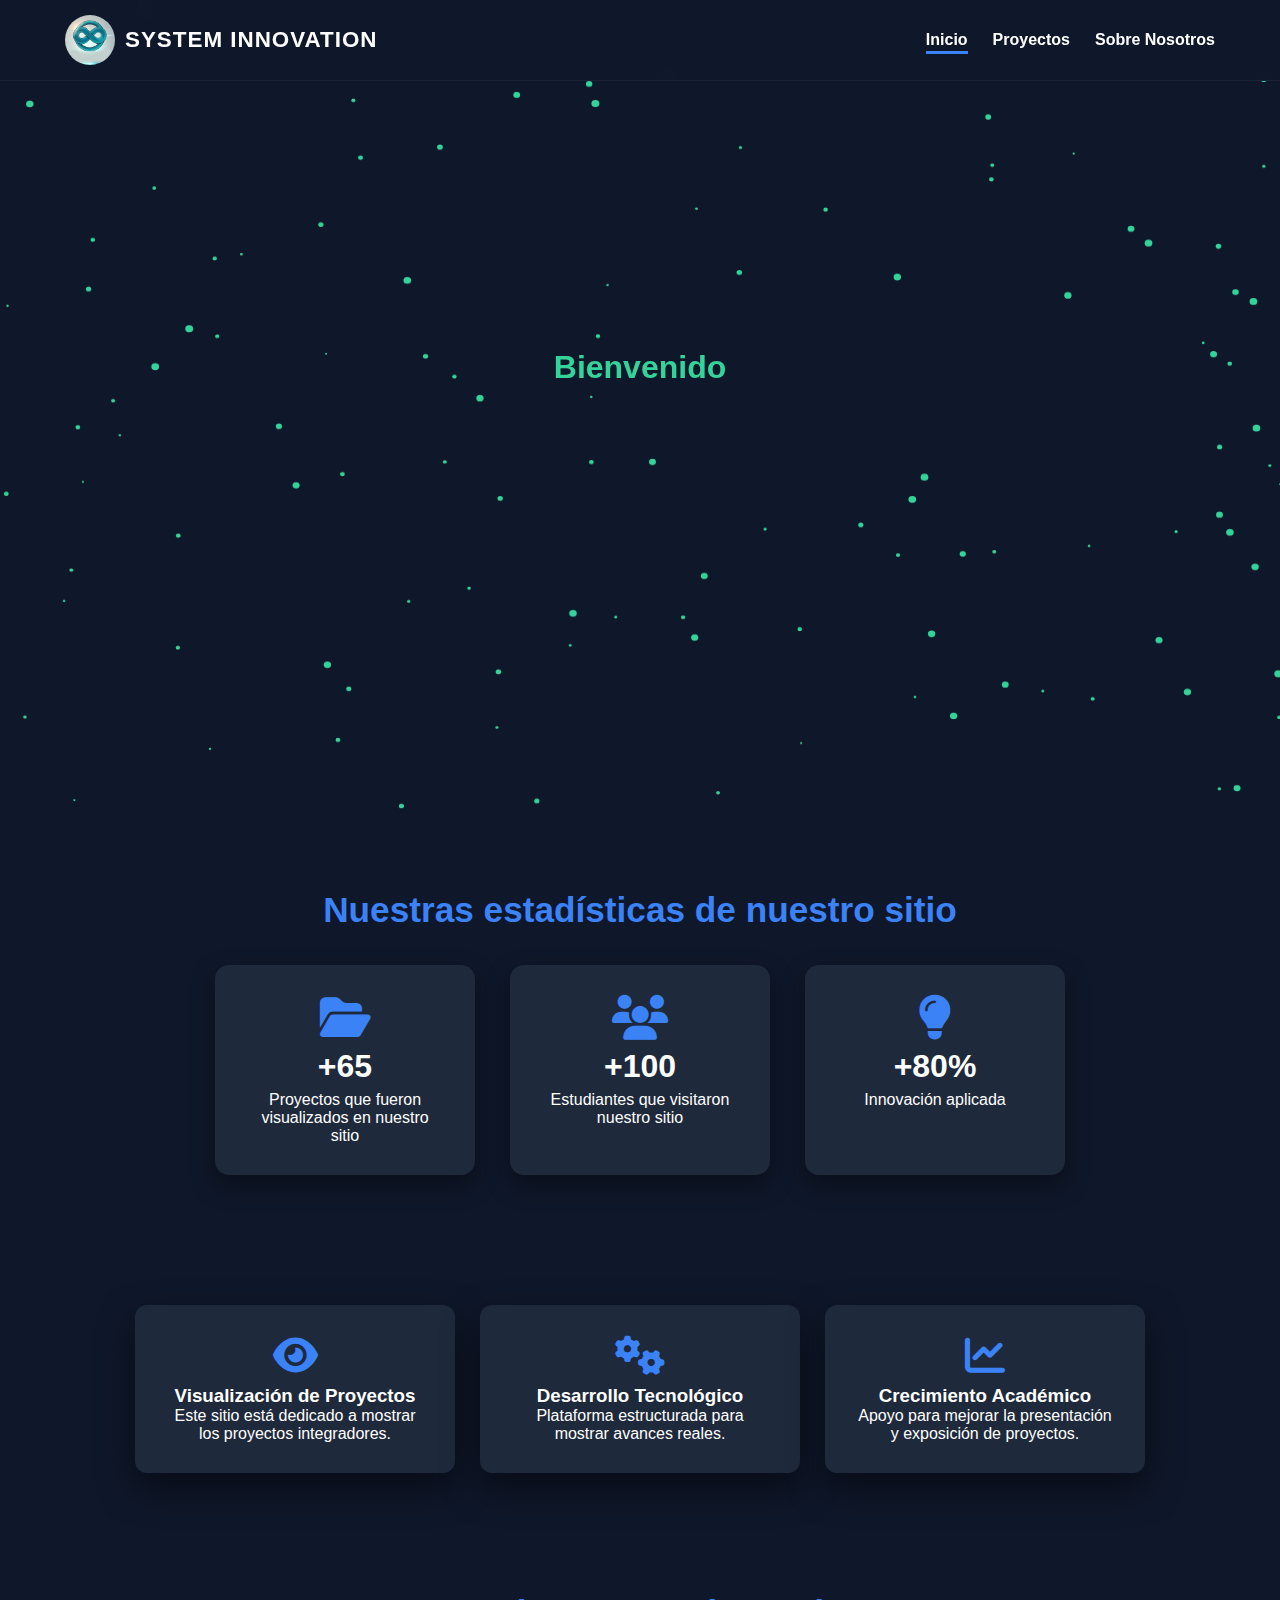
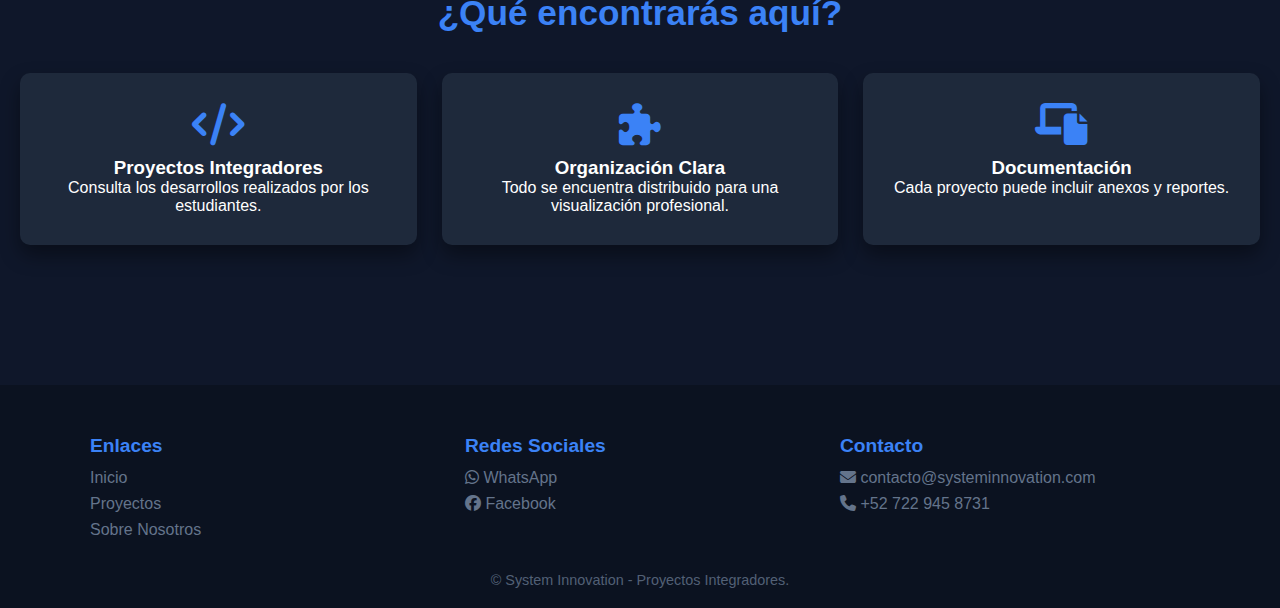
<file: index.html>
<!DOCTYPE html>
<html lang="es">
<head>
  <meta charset="UTF-8">
  <meta name="viewport" content="width=device-width, initial-scale=1.0">
  <title>System Innovation - Portada</title>
  <link rel="stylesheet" href="css/style.css">

  <!-- ICONOS -->
  <link href="https://cdnjs.cloudflare.com/ajax/libs/font-awesome/6.4.0/css/all.min.css" rel="stylesheet">
</head>
<body>

<!-- -----------------------------
      HEADER
----------------------------- -->
<header class="header">
  <div class="header-container">
    <a href="index.html" class="logo">
      <img src="img/logo.png" alt="Logo System" class="logo-img">
      SYSTEM INNOVATION
    </a>

    <nav class="nav" id="navMenu">
      <a href="index.html" class="active">Inicio</a>
      <a href="proyectos.html">Proyectos</a>
      <a href="sobre.html">Sobre Nosotros</a>
    </nav>

    <div class="menu-toggle" id="menuToggle">
      <i class="fas fa-bars"></i>
    </div>
  </div>
</header>

<!-- -----------------------------
      HERO PRINCIPAL
----------------------------- -->
<section class="hero">
  <canvas id="particles"></canvas>

  <div class="hero-content">
    <div class="hero-carousel">
      <span class="hero-text" id="heroText">Bienvenido</span>
      <a href="index.html" class="logo logo-appear">
        <img src="img/logo.png" alt="Logo System" class="logo-img">
        <span class="logo-text">SYSTEM INNOVATION</span>
      </a>
    </div>
  </div>
</section>

<!-- -----------------------------
      BANNERS ESTADÍSTICAS
----------------------------- -->
<section class="stats-section">
  <h2 class="section-title">Nuestras estadísticas de nuestro sitio</h2>

  <div class="stats-container">
    <div class="stat-card">
      <i class="fas fa-folder-open"></i>
      <h3>+65</h3>
      <p>Proyectos que fueron visualizados en nuestro sitio</p>
    </div>

    <div class="stat-card">
      <i class="fas fa-users"></i>
      <h3>+100</h3>
      <p>Estudiantes que visitaron nuestro sitio</p>
    </div>

    <div class="stat-card">
      <i class="fas fa-lightbulb"></i>
      <h3>+80%</h3>
      <p>Innovación aplicada</p>
    </div>
  </div>
</section>

<!-- -----------------------------
      BANNERS EXTRA
----------------------------- -->
<section class="banners-extra">
  <div class="banner-card">
    <i class="fas fa-eye"></i>
    <h3>Visualización de Proyectos</h3>
    <p>Este sitio está dedicado a mostrar los proyectos integradores.</p>
  </div>

  <div class="banner-card">
    <i class="fas fa-gears"></i>
    <h3>Desarrollo Tecnológico</h3>
    <p>Plataforma estructurada para mostrar avances reales.</p>
  </div>

  <div class="banner-card">
    <i class="fas fa-chart-line"></i>
    <h3>Crecimiento Académico</h3>
    <p>Apoyo para mejorar la presentación y exposición de proyectos.</p>
  </div>
</section>

<!-- -----------------------------
      TARJETAS INFORMATIVAS
----------------------------- -->
<section class="cards-info">
  <h2 class="section-title">¿Qué encontrarás aquí?</h2>

  <div class="card-grid">
    <div class="info-card">
      <i class="fas fa-code"></i>
      <h3>Proyectos Integradores</h3>
      <p>Consulta los desarrollos realizados por los estudiantes.</p>
    </div>

    <div class="info-card">
      <i class="fas fa-puzzle-piece"></i>
      <h3>Organización Clara</h3>
      <p>Todo se encuentra distribuido para una visualización profesional.</p>
    </div>

    <div class="info-card">
      <i class="fas fa-laptop-file"></i>
      <h3>Documentación</h3>
      <p>Cada proyecto puede incluir anexos y reportes.</p>
    </div>
  </div>
</section>

<!-- -----------------------------
      FOOTER
----------------------------- -->
<footer class="footer">
  <div class="footer-container">
    <div class="footer-section">
      <h4>Enlaces</h4>
      <ul>
        <li><a href="index.html">Inicio</a></li>
        <li><a href="proyectos.html">Proyectos</a></li>
        <li><a href="sobre.html">Sobre Nosotros</a></li>
      </ul>
    </div>

    <div class="footer-section">
      <h4>Redes Sociales</h4>
      <ul>
        <li><a href="https://wa.me/527229458731"><i class="fab fa-whatsapp"></i> WhatsApp</a></li>
        <li><a href="https://www.facebook.com/share/19WJqsZgtz/"><i class="fab fa-facebook"></i> Facebook</a></li>
      </ul>
    </div>

    <div class="footer-section">
      <h4>Contacto</h4>
      <ul>
        <li><a href="mailto:isidrogom49@gmail.com"><i class="fas fa-envelope"></i> contacto@systeminnovation.com</a></li>
        <li><a href="https://wa.me/527229458731"><i class="fas fa-phone"></i> +52 722 945 8731</a></li>
      </ul>
    </div>
  </div>

  <p class="footer-copy">© System Innovation - Proyectos Integradores.</p>
</footer>

<script src="js/script.js"></script>
</body>
</html>
</file>
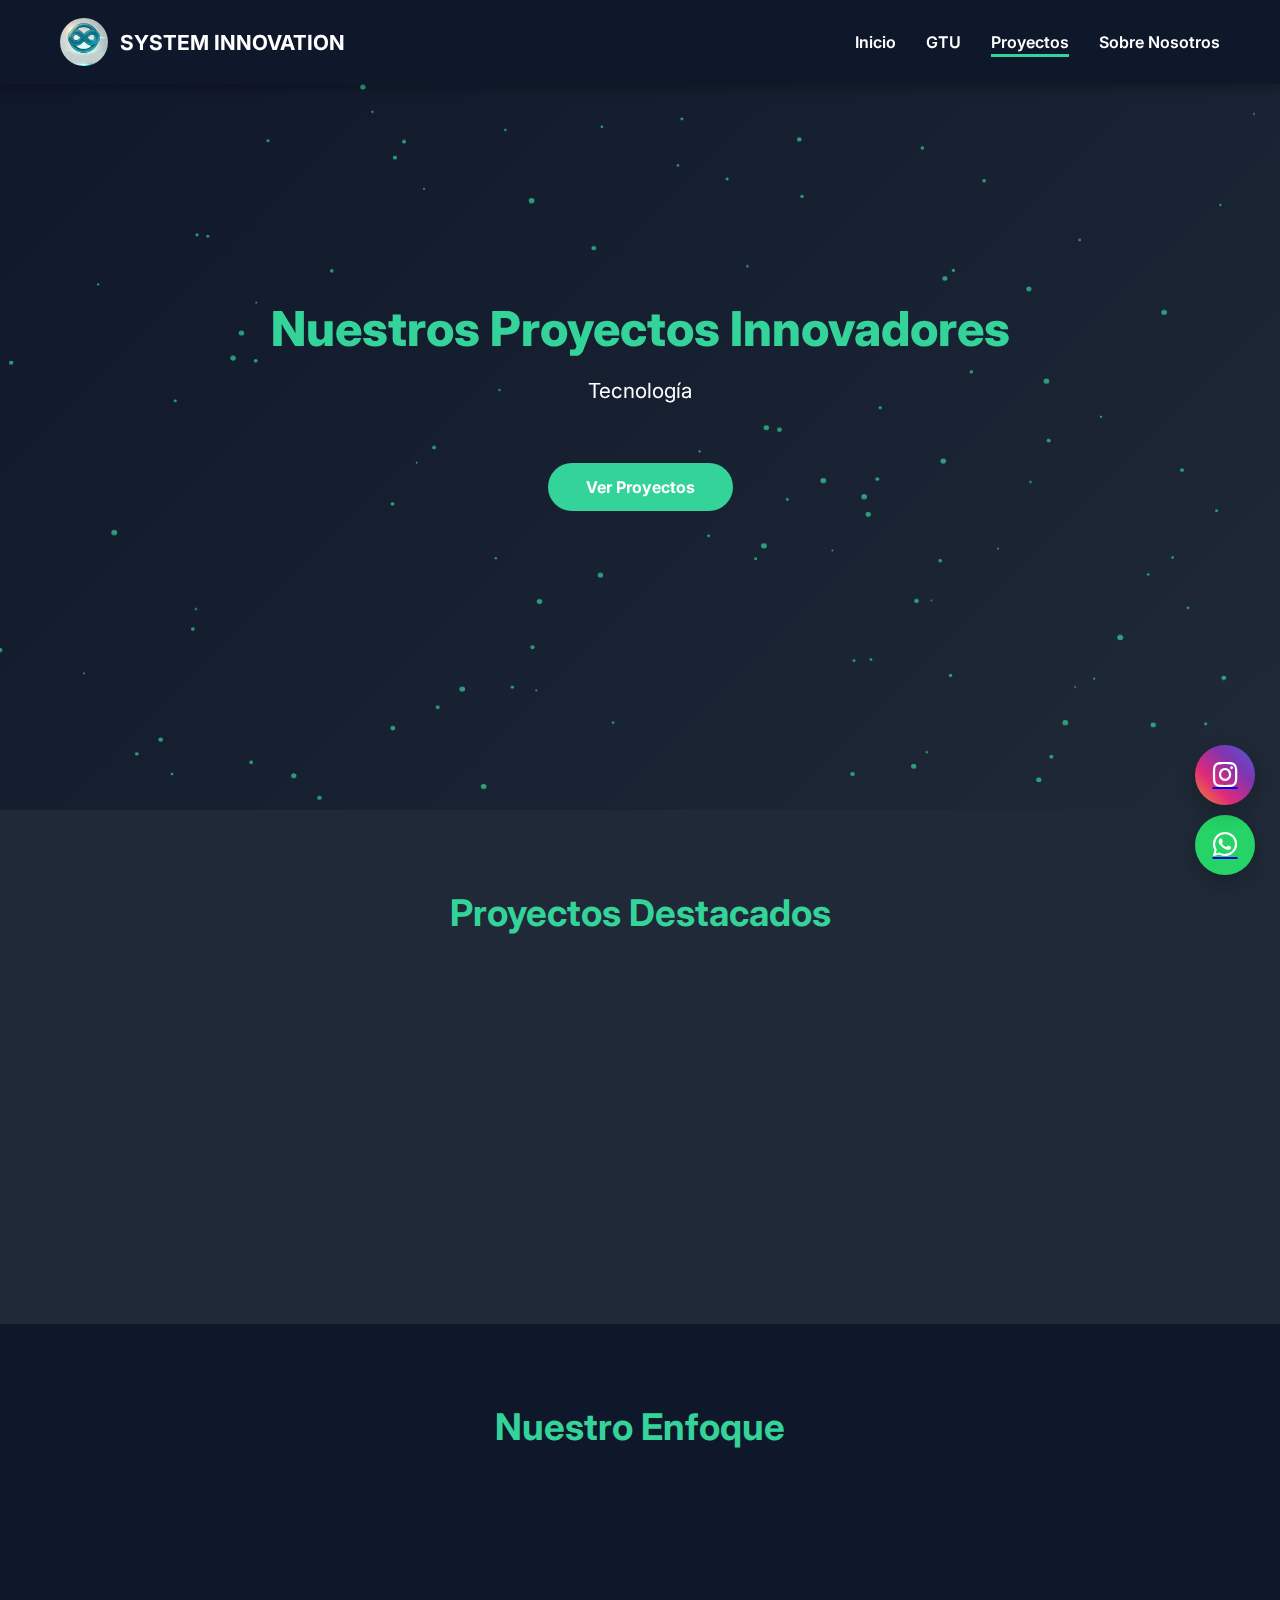
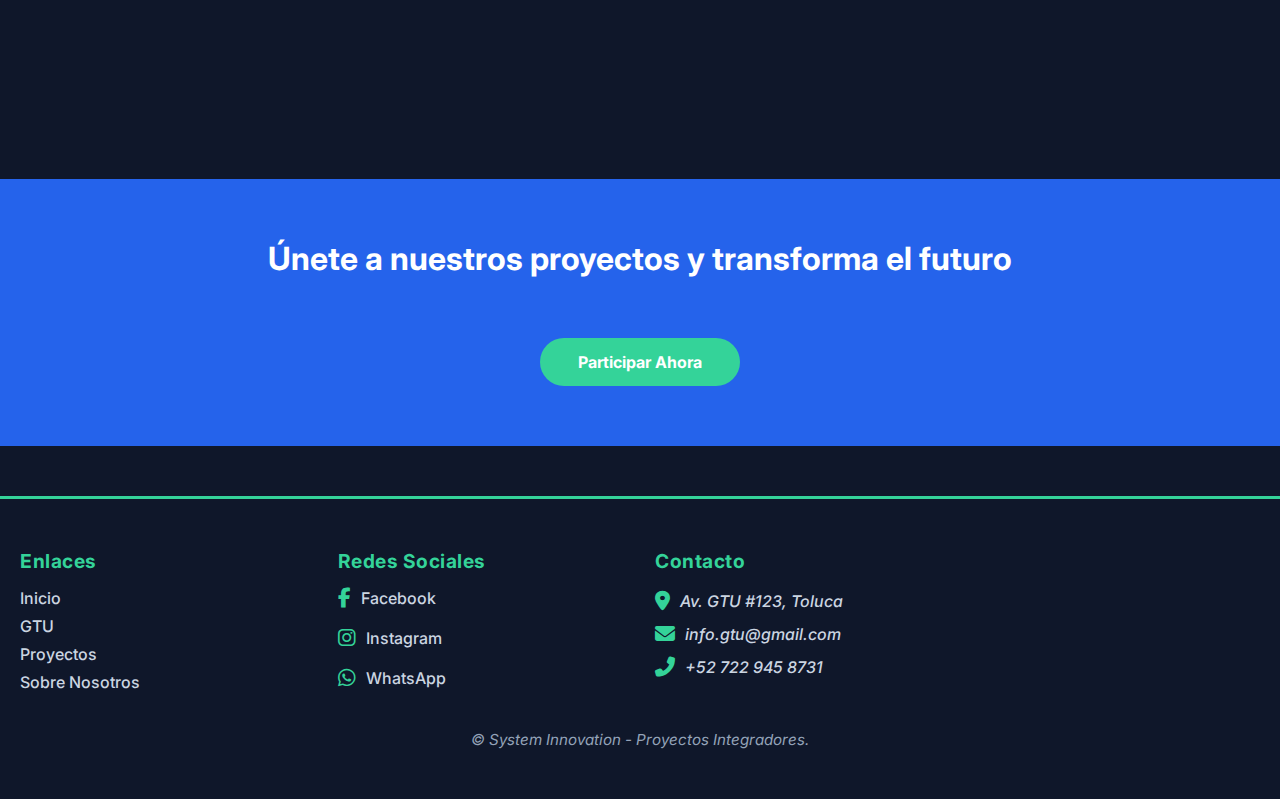
<file: proyectos.html>
<!DOCTYPE html>
<html lang="es">
<head>
  <meta charset="UTF-8">
  <meta name="viewport" content="width=device-width, initial-scale=1.0">
  <title>Proyectos - System Innovation</title>
  <link rel="stylesheet" href="css/proyectos.css">
  <link href="https://unpkg.com/aos@2.3.1/dist/aos.css" rel="stylesheet">
  <link rel="stylesheet" href="https://cdnjs.cloudflare.com/ajax/libs/font-awesome/6.4.0/css/all.min.css">
</head>
<body>

  <!-- HEADER -->
  <header class="header">
    <div class="header-container">
      <a href="index.html" class="brand">
        <img src="img/logo.png" alt="Logo" class="logo">
        <span>SYSTEM INNOVATION</span>
      </a>
      <nav class="nav" id="navMenu">
        <a href="index.html">Inicio</a>
        <a href="inicio.html">GTU</a>
        <a href="proyectos.html" class="active">Proyectos</a>
        <a href="sobre.html">Sobre Nosotros</a>
      </nav>
      <div class="menu-toggle" id="menuToggle">&#9776;</div>
    </div>
  </header>

  <!-- HERO ANIMADO -->
  <section class="hero-pro-3">
    <canvas id="heroCanvas"></canvas>
    <div class="hero-pro-content-3" data-aos="fade-up">
      <h1 class="hero-title-3">Nuestros Proyectos Innovadores</h1>
      <p class="hero-subtitle-3 typing-text-3"></p>
      <a href="#projects-section" class="btn-hero-pro-3">Ver Proyectos</a>
    </div>
  </section>

  <!-- PROYECTOS DESTACADOS -->
  <section class="projects container" id="projects-section">
    <h2 class="section-title">Proyectos Destacados</h2>
    <div class="projects-grid">
      <div class="project-card" data-aos="fade-up">
        <i class="fas fa-robot project-icon"></i>
        <h3>Puerta automática</h3>
        <p>Implementación de inteligencia artificial para automatización de procesos.</p>
        <a href="proyecto1.html" class="btn-project">Ver Proyecto</a>
      </div>
      <div class="project-card" data-aos="fade-up" data-aos-delay="150">
        <i class="fas fa-rocket project-icon"></i>
        <h3>Código Morse</h3>
        <p>Proyecto educativo de comunicación mediante señales.</p>
        <a href="proyecto2.html" class="btn-project">Ver Proyecto</a>
      </div>
      <div class="project-card" data-aos="fade-up" data-aos-delay="300">
        <i class="fas fa-lightbulb project-icon"></i>
        <h3>Gestos articulados</h3>
        <p>Soluciones creativas y disruptivas aplicadas a la educación tecnológica.</p>
        <a href="proyecto3.html" class="btn-project">Ver Proyecto</a>
      </div>
    </div>
  </section>

  <!-- VALORES -->
  <section class="values container">
    <h2 class="section-title">Nuestro Enfoque</h2>
    <div class="values-grid">
      <div class="value-card" data-aos="fade-up">
        <i class="fas fa-lightbulb"></i>
        <h3>Innovación</h3>
        <p>Proyectos creativos y funcionales enfocados en tecnología de punta.</p>
      </div>
      <div class="value-card" data-aos="fade-up" data-aos-delay="150">
        <i class="fas fa-chalkboard-teacher"></i>
        <h3>Aprendizaje</h3>
        <p>Aplicamos conocimientos en situaciones reales y proyectos integradores.</p>
      </div>
      <div class="value-card" data-aos="fade-up" data-aos-delay="300">
        <i class="fas fa-users"></i>
        <h3>Colaboración</h3>
        <p>Trabajo en equipo y metodologías ágiles para mejores resultados.</p>
      </div>
    </div>
  </section>

  <!-- CTA FINAL -->
  <section class="cta">
    <h2>Únete a nuestros proyectos y transforma el futuro</h2>
    <a href="inicio.html" class="btn-hero-pro-3">Participar Ahora</a>
  </section>

  <!-- ICONOS FLOTANTES -->
  <a href="https://wa.me/527229458731" target="_blank" class="whatsapp-float">
    <i class="fab fa-whatsapp"></i>
  </a>
  <a href="https://www.instagram.com/" target="_blank" class="instagram-float">
    <i class="fab fa-instagram"></i>
  </a>

  <!-- FOOTER -->
  <footer class="footer">
    <div class="footer-grid">
      <div>
        <h4>Enlaces</h4>
        <a href="index.html">Inicio</a>
        <a href="inicio.html">GTU</a>
        <a href="proyectos.html">Proyectos</a>
        <a href="sobre.html">Sobre Nosotros</a>
      </div>
      <div>
        <h4>Redes Sociales</h4>
        <div class="footer-icons">
          <a href="https://www.facebook.com/share/19WJqsZgtz/"><i class="fab fa-facebook-f"></i> Facebook</a>
          <a href="https://www.instagram.com/gtutolucaoficial?igsh=MWQ1ejZ0a251bzhiMQ=="><i class="fab fa-instagram"></i> Instagram</a>
          <a href="https://wa.me/527229458731"><i class="fab fa-whatsapp"></i> WhatsApp</a>
        </div>
      </div>
      <div>
        <h4>Contacto</h4>
        <div class="footer-icons">
          <i><a href="https://maps.app.goo.gl/9MQGUby1UyJtkzPr6?g_st=aw"><i class="fas fa-map-marker-alt"></i> Av. GTU #123, Toluca</p>
          <i><a href="mailto:isidrogom49@gmail.com"><i class="fas fa-envelope"></i> info.gtu@gmail.com</p>
          <a><i class="fas fa-phone-alt"></i> +52 722 945 8731</p>
        </div>
      </div>
    </div>
    <p>© System Innovation - Proyectos Integradores.</p>
  </footer>

  <script src="https://unpkg.com/aos@2.3.1/dist/aos.js"></script>
  <script src="js/proyectos.js"></script>
  <script src="js/hero-animl.js"></script>
</body>
</html>
</file>
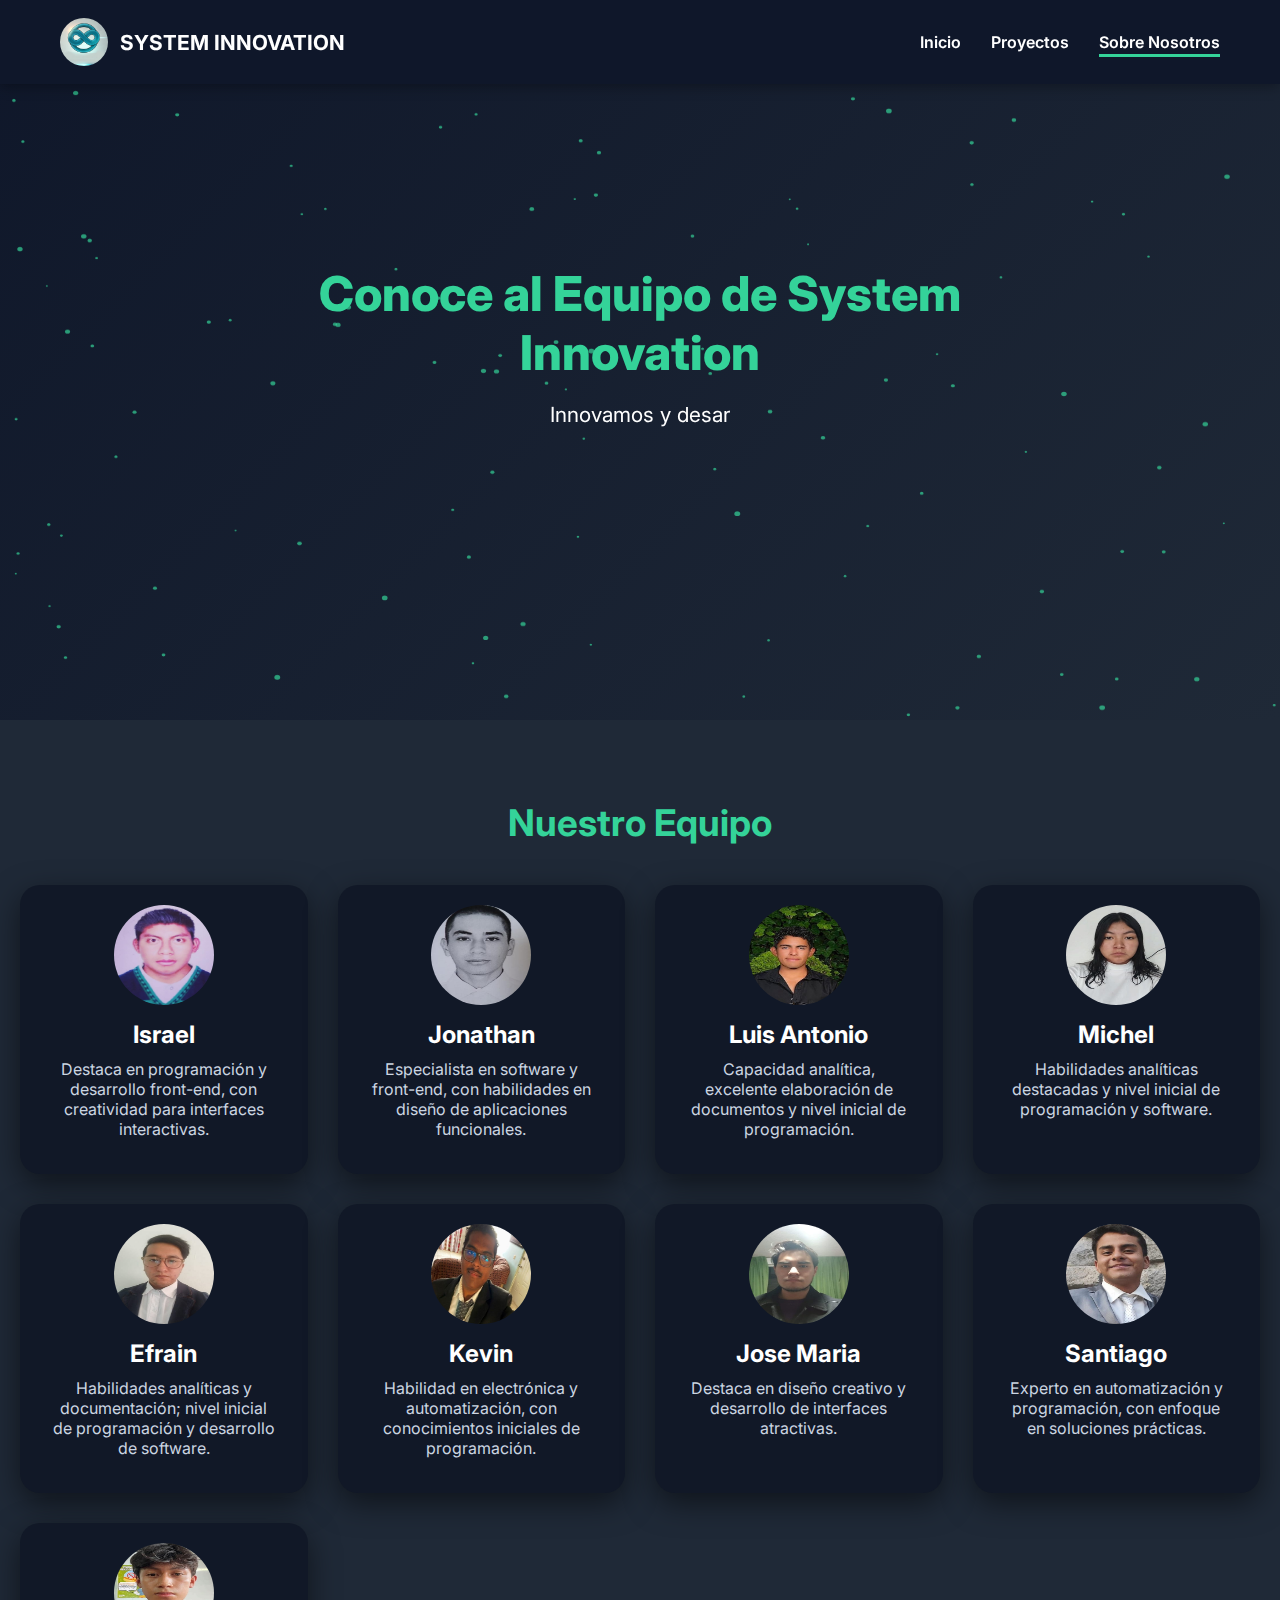
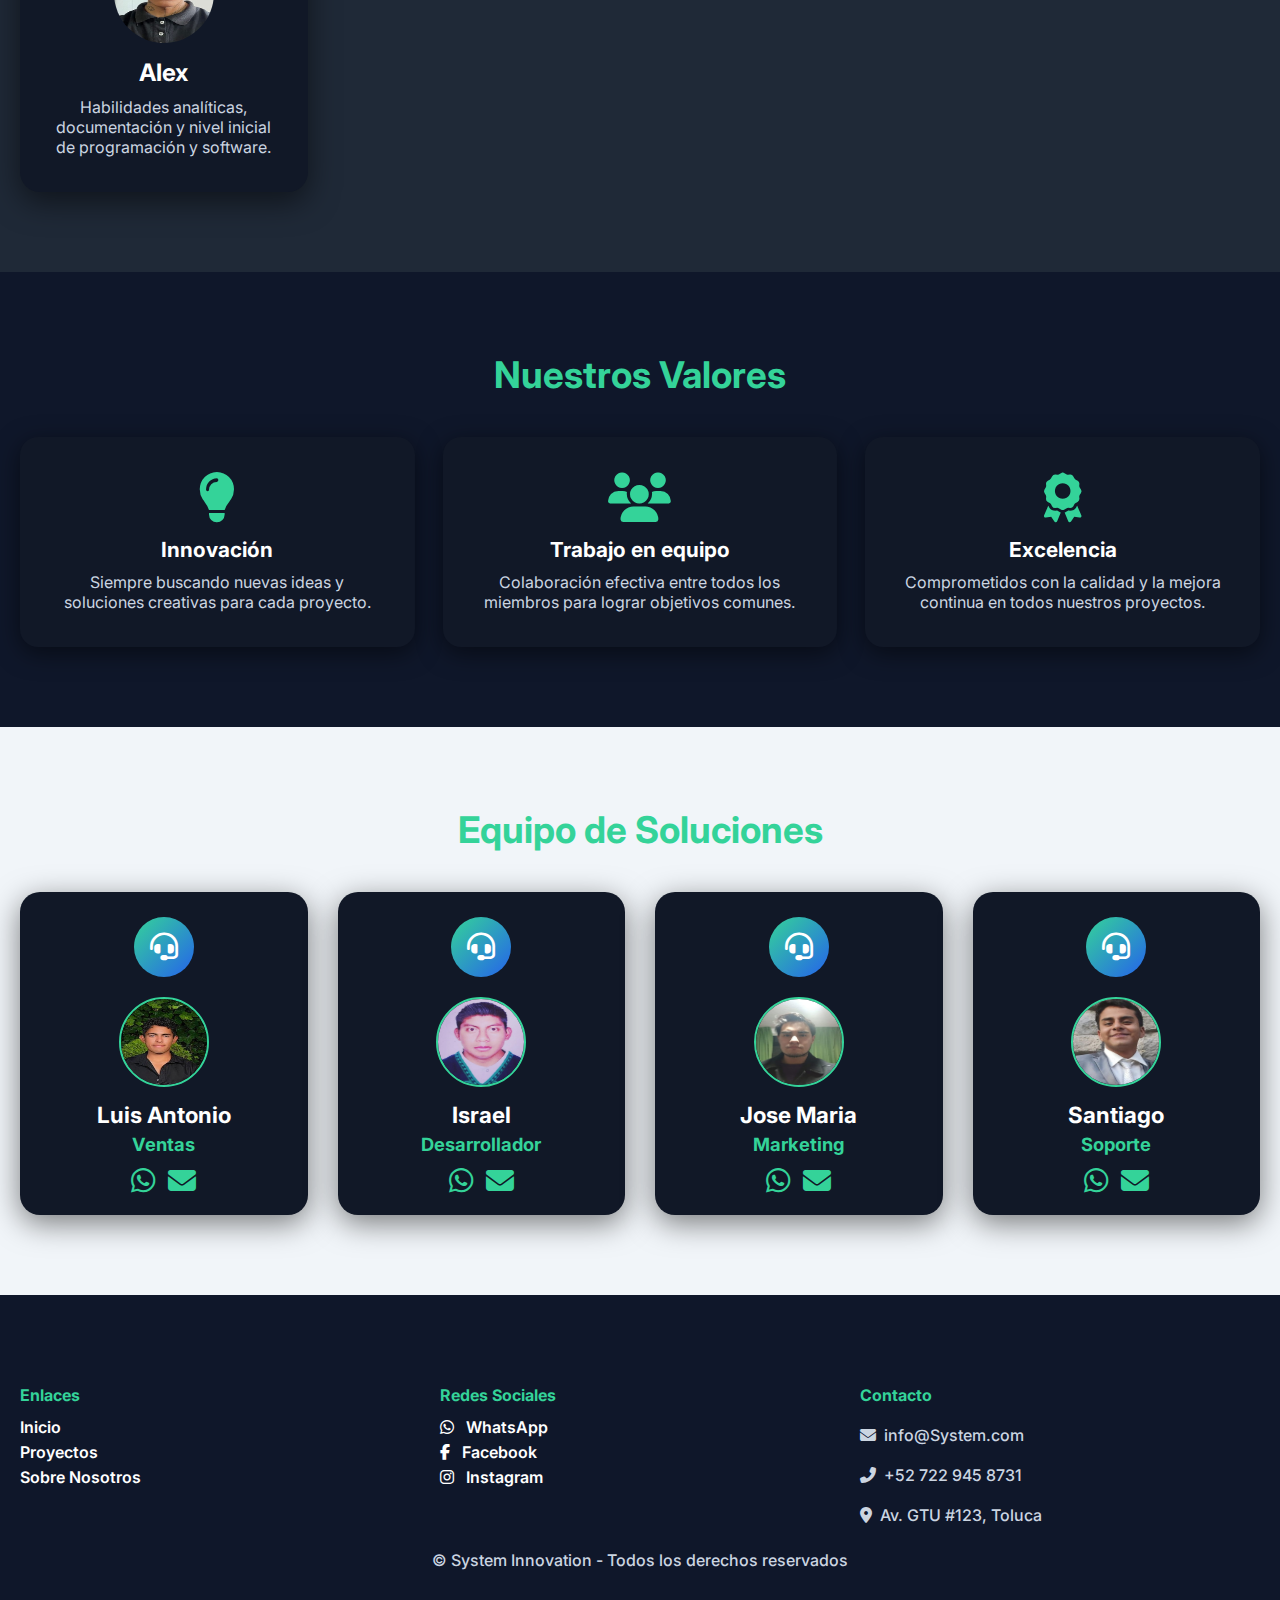
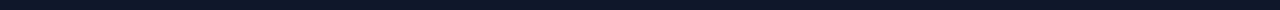
<file: sobre.html>
<!DOCTYPE html>
<html lang="es">
<head>
  <meta charset="UTF-8">
  <meta name="viewport" content="width=device-width, initial-scale=1.0">
  <title>Sobre Nosotros - System Innovation</title>
  <link rel="stylesheet" href="css/sobre.css">
  <link href="https://fonts.googleapis.com/css2?family=Inter:wght@300;400;600;700&display=swap" rel="stylesheet">
  <link rel="stylesheet" href="https://cdnjs.cloudflare.com/ajax/libs/font-awesome/6.4.0/css/all.min.css">
</head>
<body>

  <!-- HEADER -->
  <header class="header">
    <div class="header-container">
      <a href="index.html" class="brand">
        <img src="img/logo.png" alt="Logo" class="logo">
        <span>SYSTEM INNOVATION</span>
      </a>
      <nav class="nav" id="navMenu">
        <a href="index.html">Inicio</a>
        <a href="proyectos.html">Proyectos</a>
        <a href="sobre.html" class="active">Sobre Nosotros</a>
      </nav>
      <div class="menu-toggle" id="menuToggle">&#9776;</div>
    </div>
  </header>

  <!-- HERO -->
  <section class="hero-pro-3">
    <canvas id="heroCanvas"></canvas>
    <div class="hero-pro-content-3" data-aos="fade-up">
      <h1 class="hero-title-3">Conoce al Equipo de System Innovation</h1>
      <p class="hero-subtitle-3 typing-text-3"></p>
    </div>
  </section>

  <!-- EQUIPO -->
  <section class="projects container" id="equipo-section">
    <h2 class="section-title">Nuestro Equipo</h2>
    <div class="projects-grid">
      <div class="project-card" data-aos="fade-up">
        <img src="img/isra.jpg" alt="Israel" class="project-icon">
        <h3>Israel</h3>
        <p>Destaca en programación y desarrollo front-end, con creatividad para interfaces interactivas.</p>
      </div>
      <div class="project-card" data-aos="fade-up" data-aos-delay="150">
        <img src="img/JONA.jpg" alt="Jonathan" class="project-icon">
        <h3>Jonathan</h3>
        <p>Especialista en software y front-end, con habilidades en diseño de aplicaciones funcionales.</p>
      </div>
      <div class="project-card" data-aos="fade-up" data-aos-delay="300">
        <img src="img/LUIS.jpg" alt="Luis Antonio" class="project-icon">
        <h3>Luis Antonio</h3>
        <p>Capacidad analítica, excelente elaboración de documentos y nivel inicial de programación.</p>
      </div>
      <div class="project-card" data-aos="fade-up" data-aos-delay="450">
        <img src="img/MICH.jpg" alt="Michel" class="project-icon">
        <h3>Michel</h3>
        <p>Habilidades analíticas destacadas y nivel inicial de programación y software.</p>
      </div>
      <div class="project-card" data-aos="fade-up" data-aos-delay="600">
        <img src="img/EFRA.jpg" alt="Efrain" class="project-icon">
        <h3>Efrain</h3>
        <p>Habilidades analíticas y documentación; nivel inicial de programación y desarrollo de software.</p>
      </div>
      <div class="project-card" data-aos="fade-up" data-aos-delay="750">
        <img src="img/KEVIN.jpg" alt="Kevin" class="project-icon">
        <h3>Kevin</h3>
        <p>Habilidad en electrónica y automatización, con conocimientos iniciales de programación.</p>
      </div>
      <div class="project-card" data-aos="fade-up" data-aos-delay="900">
        <img src="img/CHEMA.jpg" alt="Jose Maria" class="project-icon">
        <h3>Jose Maria</h3>
        <p>Destaca en diseño creativo y desarrollo de interfaces atractivas.</p>
      </div>
      <div class="project-card" data-aos="fade-up" data-aos-delay="1050">
        <img src="img/CHANTI.jpg" alt="Santiago" class="project-icon">
        <h3>Santiago</h3>
        <p>Experto en automatización y programación, con enfoque en soluciones prácticas.</p>
      </div>
      <div class="project-card" data-aos="fade-up" data-aos-delay="1200">
        <img src="img/ALEX.jpg" alt="Alex" class="project-icon">
        <h3>Alex</h3>
        <p>Habilidades analíticas, documentación y nivel inicial de programación y software.</p>
      </div>
    </div>
  </section>

  <!-- VALORES -->
  <section class="values container">
    <h2 class="section-title">Nuestros Valores</h2>
    <div class="values-grid">
      <div class="value-card" data-aos="fade-up">
        <i class="fas fa-lightbulb"></i>
        <h3>Innovación</h3>
        <p>Siempre buscando nuevas ideas y soluciones creativas para cada proyecto.</p>
      </div>
      <div class="value-card" data-aos="fade-up" data-aos-delay="150">
        <i class="fas fa-users"></i>
        <h3>Trabajo en equipo</h3>
        <p>Colaboración efectiva entre todos los miembros para lograr objetivos comunes.</p>
      </div>
      <div class="value-card" data-aos="fade-up" data-aos-delay="300">
        <i class="fas fa-award"></i>
        <h3>Excelencia</h3>
        <p>Comprometidos con la calidad y la mejora continua en todos nuestros proyectos.</p>
      </div>
    </div>
  </section>

  <!-- SOPORTE TÉCNICO -->
  <section class="support container">
    <h2 class="section-title">Equipo de Soluciones</h2>
    <div class="support-grid">
      <div class="support-card" data-aos="fade-up">
        <div class="support-icon-wrapper">
          <i class="fas fa-headset support-icon"></i>
        </div>
        <img src="img/LUIS.jpg" alt="Luis Antonio" class="support-photo">
        <h3>Luis Antonio</h3>
        <p class="role">Ventas</p>
        <div class="contact-icons">
          <a href="https://wa.me/525525499678" target="_blank"><i class="fab fa-whatsapp"></i></a>
          <a href="mailto:enriquezluis2006@gmail.com"><i class="fas fa-envelope"></i></a>
        </div>
      </div>

      <div class="support-card" data-aos="fade-up" data-aos-delay="150">
        <div class="support-icon-wrapper">
          <i class="fas fa-headset support-icon"></i>
        </div>
        <img src="img/isra.jpg" alt="Israel" class="support-photo">
        <h3>Israel</h3>
        <p class="role">Desarrollador</p>
        <div class="contact-icons">
          <a href="https://wa.me/527229458731" target="_blank"><i class="fab fa-whatsapp"></i></a>
          <a href="mailto:isidrogom49@gmail.com"><i class="fas fa-envelope"></i></a>
        </div>
      </div>

      <div class="support-card" data-aos="fade-up" data-aos-delay="300">
        <div class="support-icon-wrapper">
          <i class="fas fa-headset support-icon"></i>
        </div>
        <img src="img/CHEMA.jpg" alt="Jose Maria" class="support-photo">
        <h3>Jose Maria</h3>
        <p class="role">Marketing</p>
        <div class="contact-icons">
          <a href="https://wa.me/527224112950" target="_blank"><i class="fab fa-whatsapp"></i></a>
          <a href="mailto:Shemaquetzal@gmail.com"><i class="fas fa-envelope"></i></a>
        </div>
      </div>

      <div class="support-card" data-aos="fade-up" data-aos-delay="450">
        <div class="support-icon-wrapper">
          <i class="fas fa-headset support-icon"></i>
        </div>
        <img src="img/CHANTI.jpg" alt="Santiago" class="support-photo">
        <h3>Santiago</h3>
        <p class="role">Soporte</p>
        <div class="contact-icons">
          <a href="https://wa.me/527293036508" target="_blank"><i class="fab fa-whatsapp"></i></a>
          <a href="mailto:Brunobladimir7@gmail.com"><i class="fas fa-envelope"></i></a>
        </div>
      </div>
    </div>
  </section>

  <!-- FOOTER -->
  <footer class="footer">
    <div class="footer-grid">
      <div>
        <h4>Enlaces</h4>
        <a href="index.html">Inicio</a>
        <a href="proyectos.html">Proyectos</a>
        <a href="sobre.html">Sobre Nosotros</a>
      </div>
      <div>
        <h4>Redes Sociales</h4>
        <a href="https://wa.me/527229458731" target="_blank"><i class="fab fa-whatsapp"></i> WhatsApp</a>
        <a href="https://www.facebook.com/share/19WJqsZgtz/" target="_blank"><i class="fab fa-facebook-f"></i> Facebook</a>
        <a href="https://www.instagram.com/gtutolucaoficial?igsh=MWQ1ejZ0a251bzhiMQ=="><i class="fab fa-instagram"></i> Instagram</a>
      </div>
      <div>
        <h4>Contacto</h4>
        <p><i class="fas fa-envelope"></i> info@System.com</p>
        <p><i class="fas fa-phone-alt"></i> +52 722 945 8731</p>
        <p><i class="fas fa-map-marker-alt"></i> Av. GTU #123, Toluca</p>
      </div>
    </div>
    <p>© System Innovation - Todos los derechos reservados</p>
  </footer>

  <script src="https://unpkg.com/aos@2.3.1/dist/aos.js"></script>
  <script src="js/sobre.js"></script>
  <script src="js/hero-animl.js"></script>
</body>
</html>
</file>
<file: css/style.css>
/* ------------------------------
   VARIABLES
------------------------------ */
:root {
  --azul: #2563eb;
  --azul-claro: #3b82f6;
  --negro: #0f172a;
  --gris: #1e293b;
  --gris-claro: #64748b;
  --blanco: #ffffff;
}

/* ------------------------------
   RESET
------------------------------ */
* {
  margin: 0;
  padding: 0;
  box-sizing: border-box;
  font-family: 'Inter', sans-serif;
}

body {
  background: var(--negro);
  color: var(--blanco);
  overflow-x: hidden;
}

/* ------------------------------
   HEADER
------------------------------ */
.header {
  position: fixed;
  top: 0;
  left: 0;
  width: 100%;
  background: rgba(15, 23, 42, 0.85);
  backdrop-filter: blur(10px);
  padding: 15px 0;
  z-index: 1000;
  border-bottom: 1px solid rgba(255,255,255,0.05);
}

.header-container {
  max-width: 1200px;
  margin: auto;
  display: flex;
  justify-content: space-between;
  align-items: center;
  padding: 0 25px;
}

.logo {
  font-size: 1.4rem;
  font-weight: 700;
  color: var(--blanco);
  text-decoration: none;
  letter-spacing: 1px;
  display: flex;
  align-items: center;
  gap: 10px;
}

.logo-img {
  width: 50px;
  height: 50px;
  border-radius: 50%;
  animation: pulse 2s infinite;
}

@keyframes pulse {
  0%, 100% { transform: scale(1); }
  50% { transform: scale(1.1); }
}

.nav {
  display: flex;
  gap: 25px;
}

.nav a {
  text-decoration: none;
  color: var(--blanco);
  font-weight: 600;
  position: relative;
}

.nav a::after {
  content: "";
  position: absolute;
  bottom: -5px;
  left: 0;
  width: 0%;
  height: 3px;
  background: var(--azul-claro);
  transition: .3s;
}

.nav a:hover::after,
.nav a.active::after {
  width: 100%;
}

.menu-toggle {
  color: white;
  font-size: 26px;
  display: none;
  cursor: pointer;
}

/* ------------------------------
   HERO
------------------------------ */
.hero {
  position: relative;
  height: 90vh;
  display: flex;
  justify-content: center;
  align-items: center;
  overflow: hidden;
}

#particles {
  position: absolute;
  width: 100%;
  height: 100%;
}

.hero-content {
  position: relative;
  z-index: 2;
  text-align: center;
}

/* Carrusel de frases y logo */
.hero-carousel {
  display: flex;
  flex-direction: column;
  align-items: center;
  gap: 25px;
}

.hero-text {
  font-size: 2rem;
  font-weight: 700;
  color: #34d399;
  opacity: 0;
  transform: translateY(20px);
}

.logo-appear {
  opacity: 0;
  transform: translateY(-15px);
  animation: logoIn 1.2s ease forwards;
  animation-delay: 1.2s;
}

@keyframes logoIn {
  0% { opacity: 0; transform: translateY(-15px) scale(0.95); }
  100% { opacity: 1; transform: translateY(0) scale(1); }
}

@keyframes textIn {
  0% { opacity: 0; transform: translateY(20px) scale(0.95); }
  100% { opacity: 1; transform: translateY(0) scale(1); }
}

/* ------------------------------
   STATISTICS BANNERS
------------------------------ */
.stats-section {
  padding: 80px 20px;
  text-align: center;
}

.section-title {
  font-size: 2.2rem;
  margin-bottom: 35px;
  font-weight: 700;
  color: var(--azul-claro);
}

.stats-container {
  max-width: 1100px;
  margin: auto;
  display: flex;
  justify-content: center;
  gap: 35px;
  flex-wrap: wrap;
}

.stat-card {
  background: var(--gris);
  padding: 30px;
  width: 260px;
  border-radius: 14px;
  text-align: center;
  box-shadow: 0 10px 25px rgba(0,0,0,0.4);
  transition: .3s;
}

.stat-card:hover { transform: translateY(-10px); }

.stat-card i { font-size: 45px; color: var(--azul-claro); margin-bottom: 8px; }
.stat-card h3 { font-size: 2rem; margin-bottom: 6px; }

/* ------------------------------
   EXTRA BANNERS
------------------------------ */
.banners-extra {
  display: flex;
  justify-content: center;
  flex-wrap: wrap;
  gap: 25px;
  padding: 50px 20px;
}

.banner-card {
  width: 320px;
  background: var(--gris);
  padding: 30px;
  border-radius: 12px;
  text-align: center;
  transition: .3s;
  box-shadow: 0 15px 35px rgba(0,0,0,0.5);
}

.banner-card:hover { transform: translateY(-10px); }
.banner-card i { font-size: 40px; margin-bottom: 10px; color: var(--azul-claro); }

/* ------------------------------
   CARDS INFO
------------------------------ */
.cards-info {
  padding: 70px 20px;
  text-align: center;
}

.card-grid {
  margin-top: 40px;
  display: grid;
  grid-template-columns: repeat(auto-fit, minmax(260px, 1fr));
  gap: 25px;
}

.info-card {
  background: var(--gris);
  padding: 30px;
  border-radius: 10px;
  text-align: center;
  transition: .3s;
  box-shadow: 0 10px 20px rgba(0,0,0,0.4);
}

.info-card:hover { transform: translateY(-10px); }
.info-card i { font-size: 42px; margin-bottom: 12px; color: var(--azul-claro); }

/* ------------------------------
   FOOTER
------------------------------ */
.footer {
  margin-top: 70px;
  background: #0b1220;
  padding: 50px 20px 20px;
}

.footer-container {
  max-width: 1100px;
  margin: auto;
  display: grid;
  grid-template-columns: repeat(auto-fit, minmax(240px, 1fr));
  gap: 25px;
}

.footer-section h4 { margin-bottom: 12px; color: var(--azul-claro); font-size: 1.2rem; }
.footer-section ul { list-style: none; }
.footer-section ul li { margin-bottom: 8px; }
.footer-section a { text-decoration: none; color: var(--gris-claro); transition: .3s; }
.footer-section a:hover { color: var(--azul-claro); }
.footer-copy { text-align: center; margin-top: 25px; color: var(--gris-claro); font-size: .9rem; opacity: .8; }

/* ------------------------------
   RESPONSIVE
------------------------------ */
@media (max-width: 768px) {
  .nav {
    display: none;
    flex-direction: column;
    background: var(--gris);
    position: absolute;
    top: 75px;
    right: 20px;
    padding: 20px;
    border-radius: 10px;
  }

  .nav.show { display: flex; }
  .menu-toggle { display: block; }

  .hero-text { font-size: 1.8rem; }
}
</file>
<file: css/proyectos.css>
/* GOOGLE FONTS */
@import url('https://fonts.googleapis.com/css2?family=Inter:wght@300;400;600;700&display=swap');

/* VARIABLES DE COLOR */
:root{
  --azul:#2563eb;
  --verde-suave:#34d399;
  --blanco:#ffffff;
  --negro:#0f172a;
  --gris:#1f2937;
  --gris-claro:#f1f5f9;
  --whatsapp:#25D366;
  --instagram-gradient:linear-gradient(45deg,#f58529,#dd2a7b,#8134af,#515bd4);
}

/* RESET */
*{margin:0;padding:0;box-sizing:border-box;font-family:'Inter',sans-serif}
body{background:var(--negro);color:var(--blanco);overflow-x:hidden;scroll-behavior:smooth}

/* HEADER */
.header{position:fixed;top:0;width:100%;background:#0f172a;backdrop-filter:blur(5px);box-shadow:0 3px 12px rgba(0,0,0,0.3);z-index:999}
.header-container{max-width:1200px;margin:auto;display:flex;justify-content:space-between;align-items:center;padding:18px 20px;}
.logo{width:48px;border-radius:50%;}
.brand{display:flex;align-items:center;gap:12px;font-size:1.3rem;font-weight:700;color:var(--blanco);text-decoration:none;}
.nav{display:flex;gap:30px}
.nav a{text-decoration:none;color:var(--blanco);font-weight:600;position:relative}
.nav a::after{content:"";position:absolute;height:3px;width:0%;bottom:-5px;left:0;background:var(--verde-suave);transition:.3s;}
.nav a:hover::after,.nav a.active::after{width:100%;}
.menu-toggle{font-size:28px;cursor:pointer;display:none;}

/* HERO ANIMADO */
.hero-pro-3{position:relative;height:90vh;display:flex;align-items:center;justify-content:center;text-align:center;overflow:hidden;background:linear-gradient(135deg,#0f172a,#1f2937)}
.hero-pro-3 canvas{position:absolute;top:0;left:0;width:100%;height:100%;z-index:1}
.hero-pro-content-3{position:relative;z-index:2;max-width:800px;padding:20px}
.hero-title-3{font-size:3rem;font-weight:800;margin-bottom:20px;color:var(--verde-suave)}
.hero-subtitle-3{font-size:1.3rem;margin-bottom:30px;color:var(--blanco)}
.btn-hero-pro-3{padding:14px 38px;background:var(--verde-suave);color:white;font-weight:700;border-radius:40px;text-decoration:none;transition:.3s; display:inline-block; margin-top:30px;}
.btn-hero-pro-3:hover{transform:scale(1.08);background:var(--azul);color:white}

/* PROJECTS */
.projects{padding:80px 20px;background:var(--gris)}
.section-title{text-align:center;font-size:2.3rem;margin-bottom:40px;font-weight:700;color:var(--verde-suave)}
.projects-grid{display:grid;grid-template-columns:repeat(auto-fit,minmax(280px,1fr));gap:30px;margin-top:40px}
.project-card{background:#111827;border-radius:20px;overflow:hidden;box-shadow:0 10px 30px rgba(0,0,0,0.5);transition:all 0.4s;text-align:center;display:flex;flex-direction:column;align-items:center;padding:30px;cursor:pointer}
.project-card:hover{transform:translateY(-10px) scale(1.03);box-shadow:0 15px 40px rgba(0,0,0,0.7)}
.project-icon{font-size:50px;color:var(--verde-suave);margin-bottom:20px}
.project-card h3{font-size:1.5rem;font-weight:700;margin-bottom:10px;color:var(--blanco)}
.project-card p{font-size:1rem;padding:0 10px 20px;color:#cbd5e1}
.btn-project{padding:10px 25px;background:var(--azul);color:white;font-weight:700;border-radius:30px;text-decoration:none;transition:.3s}
.btn-project:hover{background:var(--verde-suave);transform:scale(1.05)}

/* VALUES */
.values{padding:80px 20px}
.values-grid{display:grid;grid-template-columns:repeat(auto-fit,minmax(260px,1fr));gap:28px}
.value-card{background:#111827;padding:35px;border-radius:18px;text-align:center;box-shadow:0 6px 25px rgba(0,0,0,0.5);transition:.3s;cursor:pointer}
.value-card:hover{transform:translateY(-10px) scale(1.02)}
.value-card i{font-size:50px;color:var(--verde-suave);margin-bottom:15px}
.value-card h3{font-size:1.3rem;font-weight:700;margin-bottom:10px}
.value-card p{color:#cbd5e1}

/* CTA */
.cta{padding:60px 20px;text-align:center;background:var(--azul);color:white;position:relative;}
.cta h2{font-size:2rem;margin-bottom:60px;}
.cta .btn-hero-pro-3{background:var(--verde-suave); margin-top:0;}

/* WHATSAPP E INSTAGRAM FLOTANTES */
.whatsapp-float, .instagram-float{
  position:fixed;
  right:25px;
  z-index:9999;
  width:60px;
  height:60px;
  border-radius:50%;
  display:flex;
  align-items:center;
  justify-content:center;
  box-shadow:0 8px 20px rgba(0,0,0,0.2);
  transition:.3s;
}

.whatsapp-float{
  bottom:25px;
  background:var(--whatsapp);
}

.whatsapp-float i{font-size:28px;color:white;}
.whatsapp-float:hover{transform:scale(1.15);box-shadow:0 12px 25px rgba(0,0,0,0.3);}

.instagram-float{
  bottom:95px;
  background:var(--instagram-gradient);
}

.instagram-float i{font-size:28px;color:white;}
.instagram-float:hover{transform:scale(1.15);box-shadow:0 12px 25px rgba(0,0,0,0.3);}

/* FOOTER MEJORADO */
.footer {
  padding: 50px 20px;
  background: #0f172a;
  color: #ffffff;
  font-weight: 500;
  text-align: left;
  margin-top: 50px;
  border-top: 3px solid var(--verde-suave);
}

.footer-grid {
  display: grid;
  grid-template-columns: repeat(auto-fit, minmax(220px, 1fr));
  gap: 30px;
  margin-bottom: 30px;
  align-items: start;
}

.footer-grid h4 {
  margin-bottom: 15px;
  color: var(--verde-suave);
  font-size: 1.2rem;
  letter-spacing: 0.5px;
}

.footer-grid a {
  display: block;
  color: #cbd5e1;
  text-decoration: none;
  margin-bottom: 8px;
  transition: color 0.3s, transform 0.3s;
}

.footer-grid a:hover {
  color: var(--verde-suave);
  transform: translateX(5px);
}

.footer-icons {
  display: flex;
  flex-direction: column;
  gap: 12px;
  margin-top: 10px;
}

.footer-icons a,
.footer-icons p {
  display: flex;
  align-items: center;
  gap: 10px;
  color: #cbd5e1;
  text-decoration: none;
  font-weight: 500;
  transition: color 0.3s, transform 0.3s;
}

.footer-icons a i,
.footer-icons p i {
  font-size: 20px;
  color: var(--verde-suave);
}

.footer-icons a:hover,
.footer-icons p:hover {
  color: var(--verde-suave);
  transform: translateX(5px);
}

.footer p {
  margin-top: 25px;
  font-weight: 400;
  text-align: center;
  color: #94a3b8;
  font-size: 0.95rem;
}

/* RESPONSIVE */
@media(max-width:768px){
  .menu-toggle{display:block}
  .nav{
    display:none;
    flex-direction:column;
    position:absolute;
    right:20px;
    top:65px;
    background:#111827;
    padding:15px 20px;
    border-radius:8px;
    z-index:999;
    box-shadow:0 8px 25px rgba(0,0,0,0.5);
  }
  .nav a{margin:10px 0}
  .nav.show{display:flex}
  .footer{text-align:center;}
  .footer-grid{text-align:center;justify-items:center;}
  .footer-icons a,
  .footer-icons p{justify-content:center;}

  /* Ajuste iconos flotantes móviles */
  .whatsapp-float{bottom:25px;right:20px;}
  .instagram-float{bottom:85px;right:20px;}
}

@media(max-width:480px){
  .hero-title-3{font-size:2.2rem}
  .hero-subtitle-3{font-size:1.1rem}
}
</file>
<file: css/sobre.css>
/* GOOGLE FONTS */
@import url('https://fonts.googleapis.com/css2?family=Inter:wght@300;400;600;700&display=swap');

/* VARIABLES DE COLOR */
:root{
  --azul:#2563eb;
  --verde-suave:#34d399;
  --blanco:#ffffff;
  --negro:#0f172a;
  --gris:#1f2937;
  --gris-claro:#f1f5f9;
}

/* RESET */
*{
  margin:0;
  padding:0;
  box-sizing:border-box;
  font-family:'Inter',sans-serif;
}
body{
  background:var(--negro);
  color:var(--blanco);
  overflow-x:hidden;
  scroll-behavior:smooth;
}

/* HEADER */
.header{
  position:fixed;
  top:0;
  width:100%;
  background:#0f172a;
  backdrop-filter:blur(5px);
  box-shadow:0 3px 12px rgba(0,0,0,0.3);
  z-index:999;
}
.header-container{
  max-width:1200px;
  margin:auto;
  display:flex;
  justify-content:space-between;
  align-items:center;
  padding:18px 20px;
}
.logo{
  width:48px;
  border-radius:50%;
}
.brand{
  display:flex;
  align-items:center;
  gap:12px;
  font-size:1.3rem;
  font-weight:700;
  color:var(--blanco);
  text-decoration:none;
}
.nav{
  display:flex;
  gap:30px;
}
.nav a{
  text-decoration:none;
  color:var(--blanco);
  font-weight:600;
  position:relative;
}
.nav a::after{
  content:"";
  position:absolute;
  height:3px;
  width:0%;
  bottom:-5px;
  left:0;
  background:var(--verde-suave);
  transition:.3s;
}
.nav a:hover::after,
.nav a.active::after{
  width:100%;
}
.menu-toggle{
  font-size:28px;
  cursor:pointer;
  display:none;
}

/* HERO ANIMADO */
.hero-pro-3{
  position:relative;
  height:80vh;
  display:flex;
  align-items:center;
  justify-content:center;
  text-align:center;
  overflow:hidden;
  background:linear-gradient(135deg,#0f172a,#1f2937);
}
.hero-pro-3 canvas{
  position:absolute;
  top:0;
  left:0;
  width:100%;
  height:100%;
  z-index:1;
}
.hero-pro-content-3{
  position:relative;
  z-index:2;
  max-width:800px;
  padding:20px;
}
.hero-title-3{
  font-size:3rem;
  font-weight:800;
  margin-bottom:20px;
  color:var(--verde-suave);
}
.hero-subtitle-3{
  font-size:1.3rem;
  margin-bottom:30px;
  color:var(--blanco);
}
.typing-text-3{
  color:var(--blanco);
}
.btn-hero-pro-3{
  padding:14px 38px;
  background:var(--verde-suave);
  color:white;
  font-weight:700;
  border-radius:40px;
  text-decoration:none;
  transition:.3s;
}
.btn-hero-pro-3:hover{
  transform:scale(1.08);
  background:var(--azul);
  color:white;
}

/* TARJETAS EQUIPO */
.projects{
  padding:80px 20px;
  background:var(--gris);
}
.section-title{
  text-align:center;
  font-size:2.3rem;
  margin-bottom:40px;
  font-weight:700;
  color:var(--verde-suave);
}
.projects-grid{
  display:grid;
  grid-template-columns:repeat(auto-fit,minmax(280px,1fr));
  gap:30px;
  margin-top:40px;
}
.project-card{
  background:#111827;
  border-radius:20px;
  overflow:hidden;
  box-shadow:0 10px 30px rgba(0,0,0,0.5);
  transition:all 0.4s;
  text-align:center;
  display:flex;
  flex-direction:column;
  align-items:center;
  padding:20px;
  cursor:pointer;
}
.project-card:hover{
  transform:translateY(-10px) scale(1.03);
  box-shadow:0 15px 40px rgba(0,0,0,0.7);
}
.project-card img.project-icon{
  width:100px;
  height:100px;
  border-radius:50%;
  margin-bottom:15px;
}
.project-card h3{
  font-size:1.5rem;
  font-weight:700;
  margin-bottom:10px;
  color:var(--blanco);
}
.project-card p{
  font-size:1rem;
  padding:0 10px 15px;
  color:#cbd5e1;
}

/* VALUES */
.values{
  padding:80px 20px;
}
.values-grid{
  display:grid;
  grid-template-columns:repeat(auto-fit,minmax(260px,1fr));
  gap:28px;
}
.value-card{
  background:#111827;
  padding:35px;
  border-radius:18px;
  text-align:center;
  box-shadow:0 6px 25px rgba(0,0,0,0.5);
  transition:.3s;
  cursor:pointer;
}
.value-card:hover{
  transform:translateY(-10px) scale(1.02);
}
.value-card i{
  font-size:50px;
  color:var(--verde-suave);
  margin-bottom:15px;
}
.value-card h3{
  font-size:1.3rem;
  font-weight:700;
  margin-bottom:10px;
}
.value-card p{
  color:#cbd5e1;
}

/* SOPORTE TÉCNICO */
.support{
  padding:80px 20px;
  background:var(--gris-claro);
}
.support-grid{
  display:grid;
  grid-template-columns:repeat(auto-fit,minmax(220px,1fr));
  gap:30px;
  margin-top:40px;
}

/* Tarjeta soporte técnico profesional */
.support-card{
  background:#111827;
  border-radius:20px;
  padding:25px 15px 20px 15px;
  text-align:center;
  box-shadow:0 8px 30px rgba(0,0,0,0.5);
  transition:all 0.5s ease;
  cursor:pointer;
  position:relative;
  overflow:hidden;
}

/* Gradiente animado hover */
.support-card::before{
  content:"";
  position:absolute;
  top:0; left:0;
  width:100%; height:100%;
  background: linear-gradient(45deg,#34d399,#2563eb,#34d399);
  opacity:0;
  transition:opacity 0.5s;
  border-radius:20px;
  z-index:0;
}
.support-card:hover::before{
  opacity:0.2;
}
.support-card:hover{
  transform:translateY(-10px) scale(1.03);
  box-shadow:0 15px 45px rgba(0,0,0,0.7);
}

/* Badge de rol */
.support-card .role-badge{
  position:absolute;
  top:15px;
  right:15px;
  background:var(--verde-suave);
  color:var(--negro);
  padding:5px 10px;
  font-size:0.8rem;
  border-radius:12px;
  font-weight:700;
  z-index:2;
}

/* Icono soporte */
.support-icon-wrapper{
  width:60px;
  height:60px;
  margin:0 auto 10px auto;
  border-radius:50%;
  background:linear-gradient(135deg,#34d399,#2563eb);
  display:flex;
  align-items:center;
  justify-content:center;
  z-index:2;
  position:relative;
}
.support-icon{
  color:white;
  font-size:28px;
}

/* Foto */
.support-photo{
  width:90px;
  height:90px;
  border-radius:50%;
  margin:10px 0;
  border:2px solid var(--verde-suave);
  z-index:2;
  position:relative;
}

/* Texto */
.support-card h3{
  font-size:1.4rem;
  color:var(--blanco);
  margin-bottom:5px;
  z-index:2;
  position:relative;
}
.role{
  color:var(--verde-suave);
  font-weight:700;
  margin-bottom:12px;
  font-size:1.15rem;
  z-index:2;
  position:relative;
}

/* Contactos */
.contact-icons{
  display:flex;
  justify-content:center;
  gap:12px;
  margin-top:8px;
  z-index:2;
  position:relative;
}
.contact-icons a{
  display:inline-block;
  transition: transform 0.3s, color 0.3s;
}
.contact-icons a i{
  font-size:28px;
  color: var(--verde-suave);
}
.contact-icons a:hover i{
  transform: rotate(15deg) scale(1.3);
  color: #10b981;
}

/* FOOTER */
.footer{
  padding:40px 20px;
  background:#0f172a;
  color:white;
  font-weight:600;
  margin-top:50px;
  text-align:center;
}
.footer-grid{
  display:grid;
  grid-template-columns:repeat(auto-fit,minmax(200px,1fr));
  gap:20px;
  margin-bottom:20px;
  text-align:left;
}
.footer-grid h4{
  margin-bottom:12px;
  color:var(--verde-suave);
}
.footer-grid a{
  display:block;
  color:white;
  text-decoration:none;
  margin-bottom:5px;
  transition:.3s;
}
.footer-grid a:hover{
  color:var(--verde-suave);
}
.footer-grid p{
  margin-bottom:5px;
  display:flex;
  align-items:center;
  gap:8px;
  color:#cbd5e1;
}
.footer p{
  margin-top:20px;
  font-weight:500;
  text-align:center;
  color:#cbd5e1;
}
.footer-grid a i{
  margin-right:8px;
  transition: transform 0.3s, color 0.3s;
}
.footer-grid a:hover i{
  transform: scale(1.2);
  color: var(--verde-suave);
}

/* RESPONSIVE */
@media(max-width:768px){
  .menu-toggle{display:block}
  .nav{
    display:none;
    flex-direction:column;
    position:absolute;
    right:20px;
    top:65px;
    background:#111827;
    padding:15px 20px;
    border-radius:8px;
    z-index:999;
    box-shadow:0 8px 25px rgba(0,0,0,0.5);
  }
  .nav a{margin:10px 0}
  .nav.show{display:flex}
  .footer-grid{text-align:center;justify-items:center}
}

@media(max-width:480px){
  .hero-title-3{font-size:2.2rem}
  .hero-subtitle-3{font-size:1.1rem}
}
</file>
